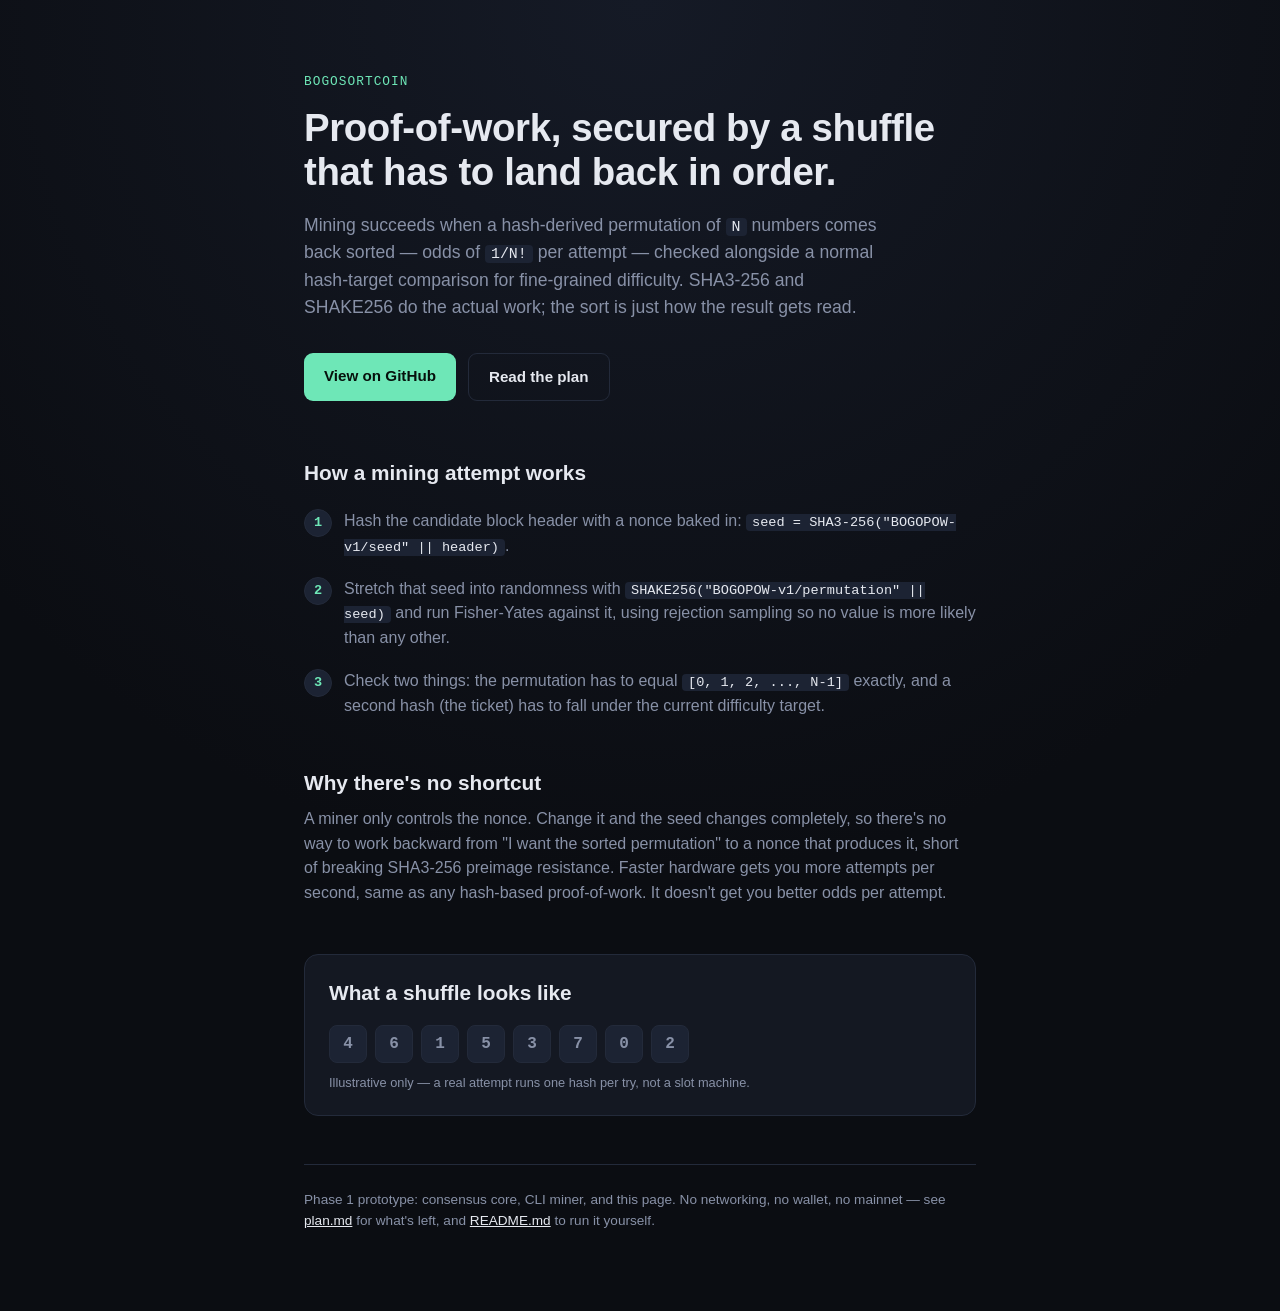
<file: site/index.html>
<!doctype html>
<html lang="en">
<head>
<meta charset="utf-8" />
<meta name="viewport" content="width=device-width, initial-scale=1" />
<title>BogosortCoin</title>
<meta name="description" content="A proof-of-work scheme secured by a hash-derived shuffle: mining succeeds when a permutation of N numbers comes back sorted." />
<style>
  :root {
    color-scheme: dark;
    --bg: #0b0d12;
    --panel: #141822;
    --panel-border: #232a3a;
    --text: #e6e9f0;
    --muted: #8891a7;
    --accent: #6ee7b7;
    --mono: "SF Mono", ui-monospace, Menlo, Consolas, monospace;
  }
  * { box-sizing: border-box; }
  body {
    margin: 0;
    background: radial-gradient(circle at top, #151a26, var(--bg) 60%);
    color: var(--text);
    font-family: -apple-system, BlinkMacSystemFont, "Segoe UI", sans-serif;
    line-height: 1.55;
  }
  main {
    max-width: 720px;
    margin: 0 auto;
    padding: 72px 24px 80px;
  }
  .eyebrow {
    font-family: var(--mono);
    font-size: 0.8rem;
    color: var(--accent);
    letter-spacing: 0.08em;
    margin: 0 0 14px;
  }
  h1 {
    font-size: 2.4rem;
    line-height: 1.15;
    margin: 0 0 18px;
    letter-spacing: -0.01em;
  }
  .lede {
    font-size: 1.1rem;
    color: var(--muted);
    margin: 0 0 32px;
    max-width: 60ch;
  }
  .lede code, p code, li code {
    font-family: var(--mono);
    font-size: 0.85em;
    color: var(--text);
    background: #1c2333;
    padding: 1px 6px;
    border-radius: 4px;
  }
  .cta-row {
    display: flex;
    gap: 12px;
    flex-wrap: wrap;
    margin-bottom: 56px;
  }
  .btn {
    display: inline-block;
    padding: 11px 20px;
    border-radius: 9px;
    text-decoration: none;
    font-weight: 600;
    font-size: 0.95rem;
  }
  .btn-primary {
    background: var(--accent);
    color: #06110c;
  }
  .btn-secondary {
    background: transparent;
    color: var(--text);
    border: 1px solid var(--panel-border);
  }
  h2 {
    font-size: 1.3rem;
    margin: 0 0 8px;
  }
  section {
    margin-bottom: 48px;
  }
  section p {
    color: var(--muted);
    margin: 0 0 14px;
  }
  .steps {
    list-style: none;
    margin: 20px 0 0;
    padding: 0;
    counter-reset: step;
  }
  .steps li {
    counter-increment: step;
    position: relative;
    padding-left: 40px;
    margin-bottom: 18px;
    color: var(--muted);
  }
  .steps li::before {
    content: counter(step);
    position: absolute;
    left: 0;
    top: 0;
    width: 26px;
    height: 26px;
    border-radius: 50%;
    background: #1c2333;
    border: 1px solid var(--panel-border);
    color: var(--accent);
    font-family: var(--mono);
    font-weight: 700;
    font-size: 0.85rem;
    display: flex;
    align-items: center;
    justify-content: center;
  }
  .strip-card {
    background: var(--panel);
    border: 1px solid var(--panel-border);
    border-radius: 14px;
    padding: 22px 24px;
  }
  .strip {
    display: flex;
    gap: 8px;
    flex-wrap: wrap;
    margin: 16px 0 10px;
  }
  .strip-tile {
    width: 38px;
    height: 38px;
    border-radius: 8px;
    background: #1c2333;
    border: 1px solid var(--panel-border);
    color: var(--muted);
    font-family: var(--mono);
    font-weight: 700;
    display: flex;
    align-items: center;
    justify-content: center;
    transition: background 0.25s ease, color 0.25s ease, border-color 0.25s ease;
  }
  .strip-tile.match {
    background: color-mix(in srgb, var(--accent) 22%, #1c2333);
    border-color: color-mix(in srgb, var(--accent) 55%, var(--panel-border));
    color: var(--accent);
  }
  .strip-caption {
    font-size: 0.8rem;
    color: var(--muted);
    margin: 0;
  }
  footer {
    border-top: 1px solid var(--panel-border);
    padding-top: 24px;
    font-size: 0.85rem;
    color: var(--muted);
  }
  footer a { color: var(--text); }
</style>
</head>
<body>
  <main>
    <p class="eyebrow">BOGOSORTCOIN</p>
    <h1>Proof-of-work, secured by a shuffle that has to land back in order.</h1>
    <p class="lede">
      Mining succeeds when a hash-derived permutation of <code>N</code> numbers
      comes back sorted — odds of <code>1/N!</code> per attempt — checked
      alongside a normal hash-target comparison for fine-grained difficulty.
      SHA3-256 and SHAKE256 do the actual work; the sort is just how the
      result gets read.
    </p>
    <div class="cta-row">
      <a class="btn btn-primary" href="https://github.com/keithagroves/bogosortcoin">View on GitHub</a>
      <a class="btn btn-secondary" href="https://github.com/keithagroves/bogosortcoin/blob/main/plan.md">Read the plan</a>
    </div>

    <section>
      <h2>How a mining attempt works</h2>
      <ol class="steps">
        <li>Hash the candidate block header with a nonce baked in:
          <code>seed = SHA3-256("BOGOPOW-v1/seed" || header)</code>.</li>
        <li>Stretch that seed into randomness with
          <code>SHAKE256("BOGOPOW-v1/permutation" || seed)</code> and run
          Fisher-Yates against it, using rejection sampling so no value is
          more likely than any other.</li>
        <li>Check two things: the permutation has to equal
          <code>[0, 1, 2, ..., N-1]</code> exactly, and a second hash (the
          ticket) has to fall under the current difficulty target.</li>
      </ol>
    </section>

    <section>
      <h2>Why there's no shortcut</h2>
      <p>
        A miner only controls the nonce. Change it and the seed changes
        completely, so there's no way to work backward from "I want the
        sorted permutation" to a nonce that produces it, short of breaking
        SHA3-256 preimage resistance. Faster hardware gets you more attempts
        per second, same as any hash-based proof-of-work. It doesn't get you
        better odds per attempt.
      </p>
    </section>

    <section class="strip-card">
      <h2 style="margin-bottom:0">What a shuffle looks like</h2>
      <div id="strip" class="strip"></div>
      <p class="strip-caption">Illustrative only — a real attempt runs one hash per try, not a slot machine.</p>
    </section>

    <footer>
      Phase 1 prototype: consensus core, CLI miner, and this page. No
      networking, no wallet, no mainnet — see
      <a href="https://github.com/keithagroves/bogosortcoin/blob/main/plan.md">plan.md</a>
      for what's left, and
      <a href="https://github.com/keithagroves/bogosortcoin/blob/main/README.md">README.md</a>
      to run it yourself.
    </footer>
  </main>

  <script>
    const N = 8;
    const strip = document.getElementById("strip");
    const tiles = [];
    for (let i = 0; i < N; i++) {
      const t = document.createElement("div");
      t.className = "strip-tile";
      strip.appendChild(t);
      tiles.push(t);
    }
    function shuffledOnce() {
      const arr = [...Array(N).keys()];
      for (let i = arr.length - 1; i > 0; i--) {
        const j = Math.floor(Math.random() * (i + 1));
        [arr[i], arr[j]] = [arr[j], arr[i]];
      }
      return arr;
    }
    function tick() {
      const arr = Math.random() < 0.15 ? [...Array(N).keys()] : shuffledOnce();
      arr.forEach((value, index) => {
        tiles[index].textContent = value;
        tiles[index].classList.toggle("match", value === index);
      });
    }
    tick();
    setInterval(tick, 900);
  </script>
</body>
</html>
</file>
